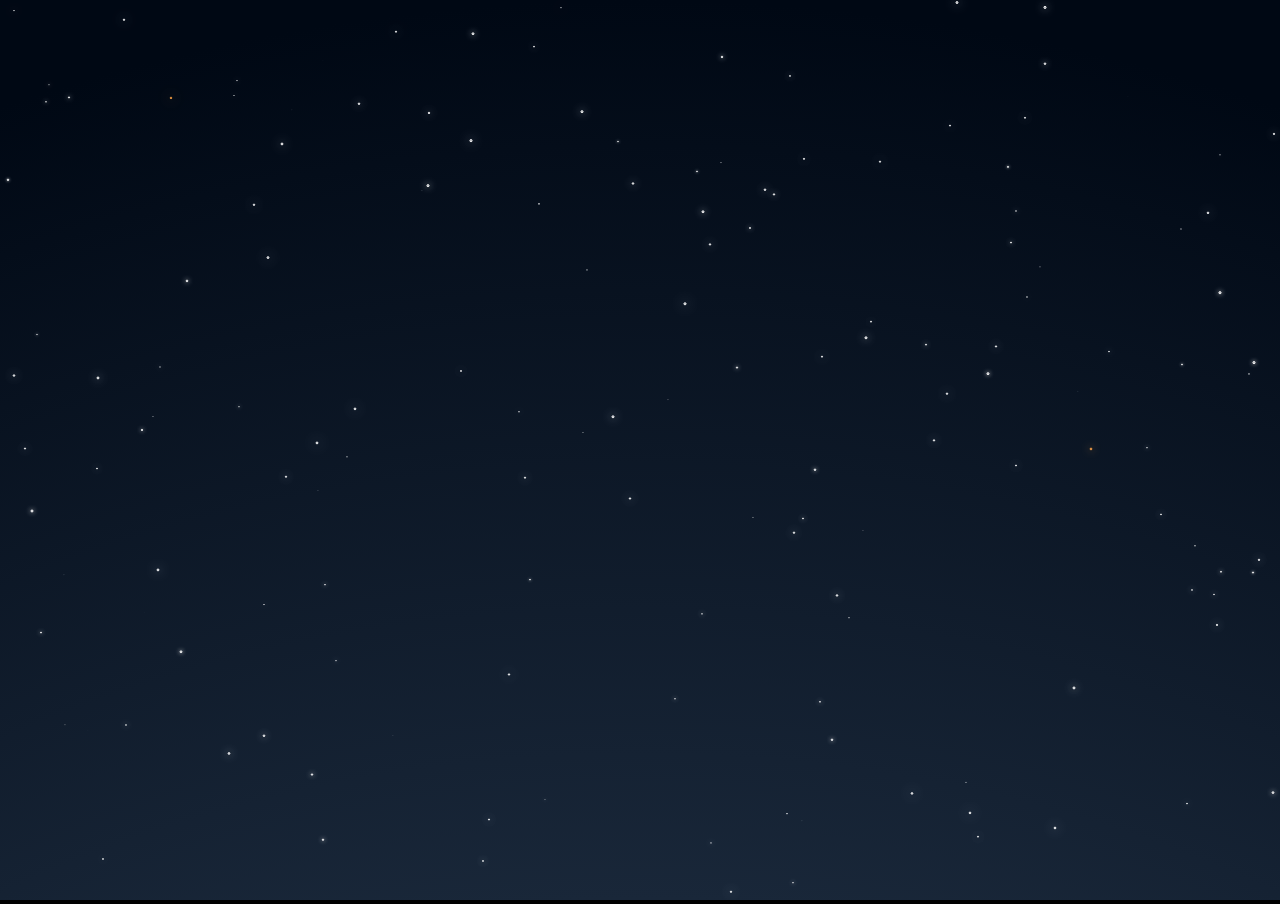
<file: userassets/backgroundlibrary/beautifulstars/index.html>
<!DOCTYPE html>
<html lang="en" >
<head>
  <meta charset="UTF-8">
  <title>CodePen - Beautiful Stars</title>
  <link rel="stylesheet" href="./style.css">

</head>
<body>
<!-- partial:index.partial.html -->
<canvas></canvas>
<!-- partial -->
  <script  src="./script.js"></script>

</body>
</html>
</file>
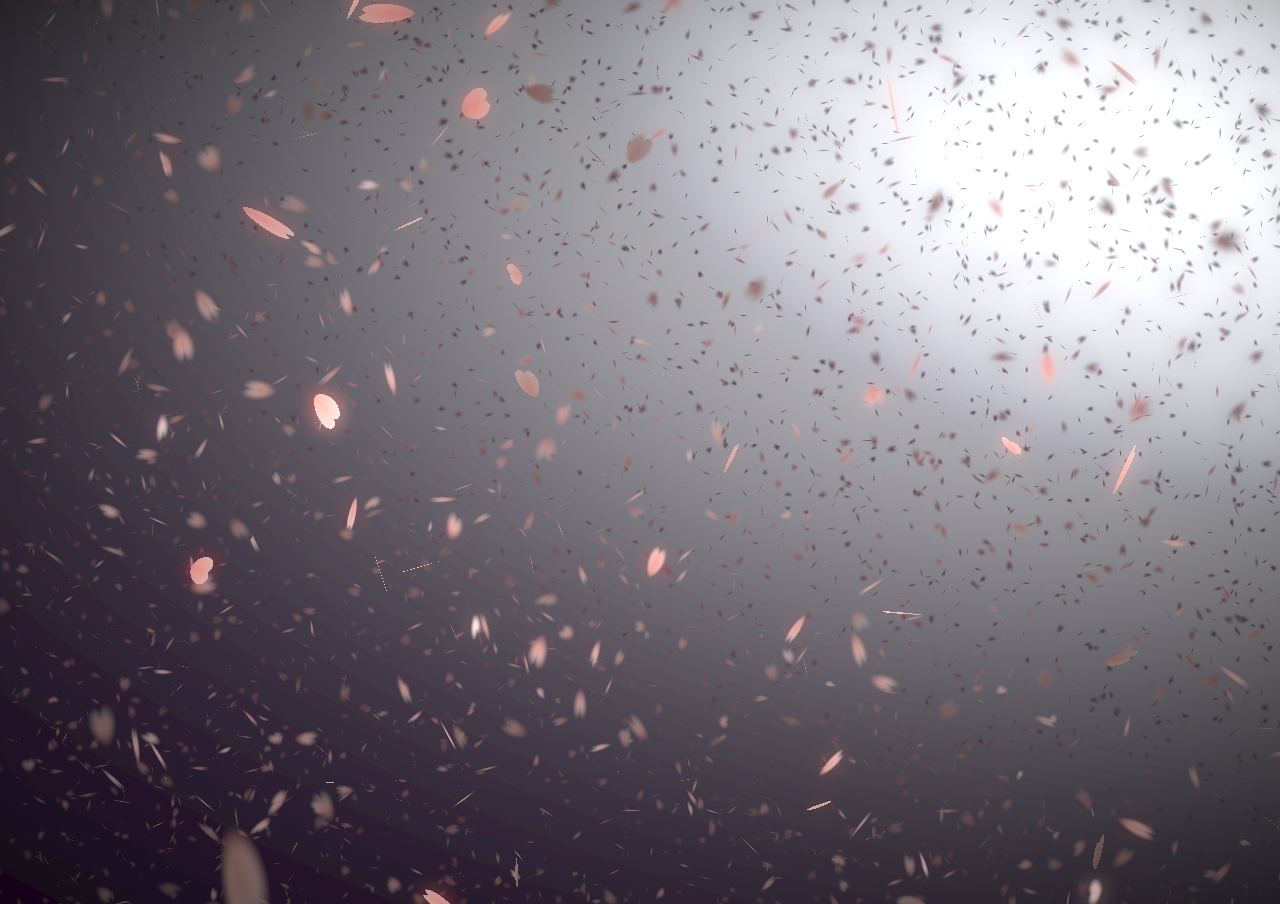
<file: userassets/backgroundlibrary/sm1/index.html>
<!DOCTYPE html>
<html lang="en" >
<head>
  <meta charset="UTF-8">
  <title>CodePen - A Pen by Anand Davaasuren</title>
  <link rel="stylesheet" href="./style.css">

</head>
<body>
<!-- partial:index.partial.html -->
<canvas id="sakura"></canvas>
<div class="btnbg">
</div>

<!-- sakura shader -->
<script id="sakura_point_vsh" type="x-shader/x_vertex">
uniform mat4 uProjection;
uniform mat4 uModelview;
uniform vec3 uResolution;
uniform vec3 uOffset;
uniform vec3 uDOF;  //x:focus distance, y:focus radius, z:max radius
uniform vec3 uFade; //x:start distance, y:half distance, z:near fade start

attribute vec3 aPosition;
attribute vec3 aEuler;
attribute vec2 aMisc; //x:size, y:fade

varying vec3 pposition;
varying float psize;
varying float palpha;
varying float pdist;

//varying mat3 rotMat;
varying vec3 normX;
varying vec3 normY;
varying vec3 normZ;
varying vec3 normal;

varying float diffuse;
varying float specular;
varying float rstop;
varying float distancefade;

void main(void) {
    // Projection is based on vertical angle
    vec4 pos = uModelview * vec4(aPosition + uOffset, 1.0);
    gl_Position = uProjection * pos;
    gl_PointSize = aMisc.x * uProjection[1][1] / -pos.z * uResolution.y * 0.5;
    
    pposition = pos.xyz;
    psize = aMisc.x;
    pdist = length(pos.xyz);
    palpha = smoothstep(0.0, 1.0, (pdist - 0.1) / uFade.z);
    
    vec3 elrsn = sin(aEuler);
    vec3 elrcs = cos(aEuler);
    mat3 rotx = mat3(
        1.0, 0.0, 0.0,
        0.0, elrcs.x, elrsn.x,
        0.0, -elrsn.x, elrcs.x
    );
    mat3 roty = mat3(
        elrcs.y, 0.0, -elrsn.y,
        0.0, 1.0, 0.0,
        elrsn.y, 0.0, elrcs.y
    );
    mat3 rotz = mat3(
        elrcs.z, elrsn.z, 0.0, 
        -elrsn.z, elrcs.z, 0.0,
        0.0, 0.0, 1.0
    );
    mat3 rotmat = rotx * roty * rotz;
    normal = rotmat[2];
    
    mat3 trrotm = mat3(
        rotmat[0][0], rotmat[1][0], rotmat[2][0],
        rotmat[0][1], rotmat[1][1], rotmat[2][1],
        rotmat[0][2], rotmat[1][2], rotmat[2][2]
    );
    normX = trrotm[0];
    normY = trrotm[1];
    normZ = trrotm[2];
    
    const vec3 lit = vec3(0.6917144638660746, 0.6917144638660746, -0.20751433915982237);
    
    float tmpdfs = dot(lit, normal);
    if(tmpdfs < 0.0) {
        normal = -normal;
        tmpdfs = dot(lit, normal);
    }
    diffuse = 0.4 + tmpdfs;
    
    vec3 eyev = normalize(-pos.xyz);
    if(dot(eyev, normal) > 0.0) {
        vec3 hv = normalize(eyev + lit);
        specular = pow(max(dot(hv, normal), 0.0), 20.0);
    }
    else {
        specular = 0.0;
    }
    
    rstop = clamp((abs(pdist - uDOF.x) - uDOF.y) / uDOF.z, 0.0, 1.0);
    rstop = pow(rstop, 0.5);
    //-0.69315 = ln(0.5)
    distancefade = min(1.0, exp((uFade.x - pdist) * 0.69315 / uFade.y));
}
</script>
<script id="sakura_point_fsh" type="x-shader/x_fragment">
#ifdef GL_ES
//precision mediump float;
precision highp float;
#endif

uniform vec3 uDOF;  //x:focus distance, y:focus radius, z:max radius
uniform vec3 uFade; //x:start distance, y:half distance, z:near fade start

const vec3 fadeCol = vec3(0.08, 0.03, 0.06);

varying vec3 pposition;
varying float psize;
varying float palpha;
varying float pdist;

//varying mat3 rotMat;
varying vec3 normX;
varying vec3 normY;
varying vec3 normZ;
varying vec3 normal;

varying float diffuse;
varying float specular;
varying float rstop;
varying float distancefade;

float ellipse(vec2 p, vec2 o, vec2 r) {
    vec2 lp = (p - o) / r;
    return length(lp) - 1.0;
}

void main(void) {
    vec3 p = vec3(gl_PointCoord - vec2(0.5, 0.5), 0.0) * 2.0;
    vec3 d = vec3(0.0, 0.0, -1.0);
    float nd = normZ.z; //dot(-normZ, d);
    if(abs(nd) < 0.0001) discard;
    
    float np = dot(normZ, p);
    vec3 tp = p + d * np / nd;
    vec2 coord = vec2(dot(normX, tp), dot(normY, tp));
    
    //angle = 15 degree
    const float flwrsn = 0.258819045102521;
    const float flwrcs = 0.965925826289068;
    mat2 flwrm = mat2(flwrcs, -flwrsn, flwrsn, flwrcs);
    vec2 flwrp = vec2(abs(coord.x), coord.y) * flwrm;
    
    float r;
    if(flwrp.x < 0.0) {
        r = ellipse(flwrp, vec2(0.065, 0.024) * 0.5, vec2(0.36, 0.96) * 0.5);
    }
    else {
        r = ellipse(flwrp, vec2(0.065, 0.024) * 0.5, vec2(0.58, 0.96) * 0.5);
    }
    
    if(r > rstop) discard;
    
    vec3 col = mix(vec3(1.0, 0.8, 0.75), vec3(1.0, 0.9, 0.87), r);
    float grady = mix(0.0, 1.0, pow(coord.y * 0.5 + 0.5, 0.35));
    col *= vec3(1.0, grady, grady);
    col *= mix(0.8, 1.0, pow(abs(coord.x), 0.3));
    col = col * diffuse + specular;
    
    col = mix(fadeCol, col, distancefade);
    
    float alpha = (rstop > 0.001)? (0.5 - r / (rstop * 2.0)) : 1.0;
    alpha = smoothstep(0.0, 1.0, alpha) * palpha;
    
    gl_FragColor = vec4(col * 0.5, alpha);
}
</script>
<!-- effects -->
<script id="fx_common_vsh" type="x-shader/x_vertex">
uniform vec3 uResolution;
attribute vec2 aPosition;

varying vec2 texCoord;
varying vec2 screenCoord;

void main(void) {
    gl_Position = vec4(aPosition, 0.0, 1.0);
    texCoord = aPosition.xy * 0.5 + vec2(0.5, 0.5);
    screenCoord = aPosition.xy * vec2(uResolution.z, 1.0);
}
</script>
<script id="bg_fsh" type="x-shader/x_fragment">
#ifdef GL_ES
//precision mediump float;
precision highp float;
#endif

uniform vec2 uTimes;

varying vec2 texCoord;
varying vec2 screenCoord;

void main(void) {
    vec3 col;
    float c;
    vec2 tmpv = texCoord * vec2(0.8, 1.0) - vec2(0.95, 1.0);
    c = exp(-pow(length(tmpv) * 1.8, 2.0));
    col = mix(vec3(0.02, 0.0, 0.03), vec3(0.96, 0.98, 1.0) * 1.5, c);
    gl_FragColor = vec4(col * 0.5, 1.0);
}
</script>
<script id="fx_brightbuf_fsh" type="x-shader/x_fragment">
#ifdef GL_ES
//precision mediump float;
precision highp float;
#endif
uniform sampler2D uSrc;
uniform vec2 uDelta;

varying vec2 texCoord;
varying vec2 screenCoord;

void main(void) {
    vec4 col = texture2D(uSrc, texCoord);
    gl_FragColor = vec4(col.rgb * 2.0 - vec3(0.5), 1.0);
}
</script>
<script id="fx_dirblur_r4_fsh" type="x-shader/x_fragment">
#ifdef GL_ES
//precision mediump float;
precision highp float;
#endif
uniform sampler2D uSrc;
uniform vec2 uDelta;
uniform vec4 uBlurDir; //dir(x, y), stride(z, w)

varying vec2 texCoord;
varying vec2 screenCoord;

void main(void) {
    vec4 col = texture2D(uSrc, texCoord);
    col = col + texture2D(uSrc, texCoord + uBlurDir.xy * uDelta);
    col = col + texture2D(uSrc, texCoord - uBlurDir.xy * uDelta);
    col = col + texture2D(uSrc, texCoord + (uBlurDir.xy + uBlurDir.zw) * uDelta);
    col = col + texture2D(uSrc, texCoord - (uBlurDir.xy + uBlurDir.zw) * uDelta);
    gl_FragColor = col / 5.0;
}
</script>
<!-- effect fragment shader template -->
<script id="fx_common_fsh" type="x-shader/x_fragment">
#ifdef GL_ES
//precision mediump float;
precision highp float;
#endif
uniform sampler2D uSrc;
uniform vec2 uDelta;

varying vec2 texCoord;
varying vec2 screenCoord;

void main(void) {
    gl_FragColor = texture2D(uSrc, texCoord);
}
</script>
<!-- post processing -->
<script id="pp_final_vsh" type="x-shader/x_vertex">
uniform vec3 uResolution;
attribute vec2 aPosition;
varying vec2 texCoord;
varying vec2 screenCoord;
void main(void) {
    gl_Position = vec4(aPosition, 0.0, 1.0);
    texCoord = aPosition.xy * 0.5 + vec2(0.5, 0.5);
    screenCoord = aPosition.xy * vec2(uResolution.z, 1.0);
}
</script>
<script id="pp_final_fsh" type="x-shader/x_fragment">
#ifdef GL_ES
//precision mediump float;
precision highp float;
#endif
uniform sampler2D uSrc;
uniform sampler2D uBloom;
uniform vec2 uDelta;
varying vec2 texCoord;
varying vec2 screenCoord;
void main(void) {
    vec4 srccol = texture2D(uSrc, texCoord) * 2.0;
    vec4 bloomcol = texture2D(uBloom, texCoord);
    vec4 col;
    col = srccol + bloomcol * (vec4(1.0) + srccol);
    col *= smoothstep(1.0, 0.0, pow(length((texCoord - vec2(0.5)) * 2.0), 1.2) * 0.5);
    col = pow(col, vec4(0.45454545454545)); //(1.0 / 2.2)
    
    gl_FragColor = vec4(col.rgb, 1.0);
    gl_FragColor.a = 1.0;
}
</script>
<!-- partial -->
  <script  src="./script.js"></script>

</body>
</html>
</file>
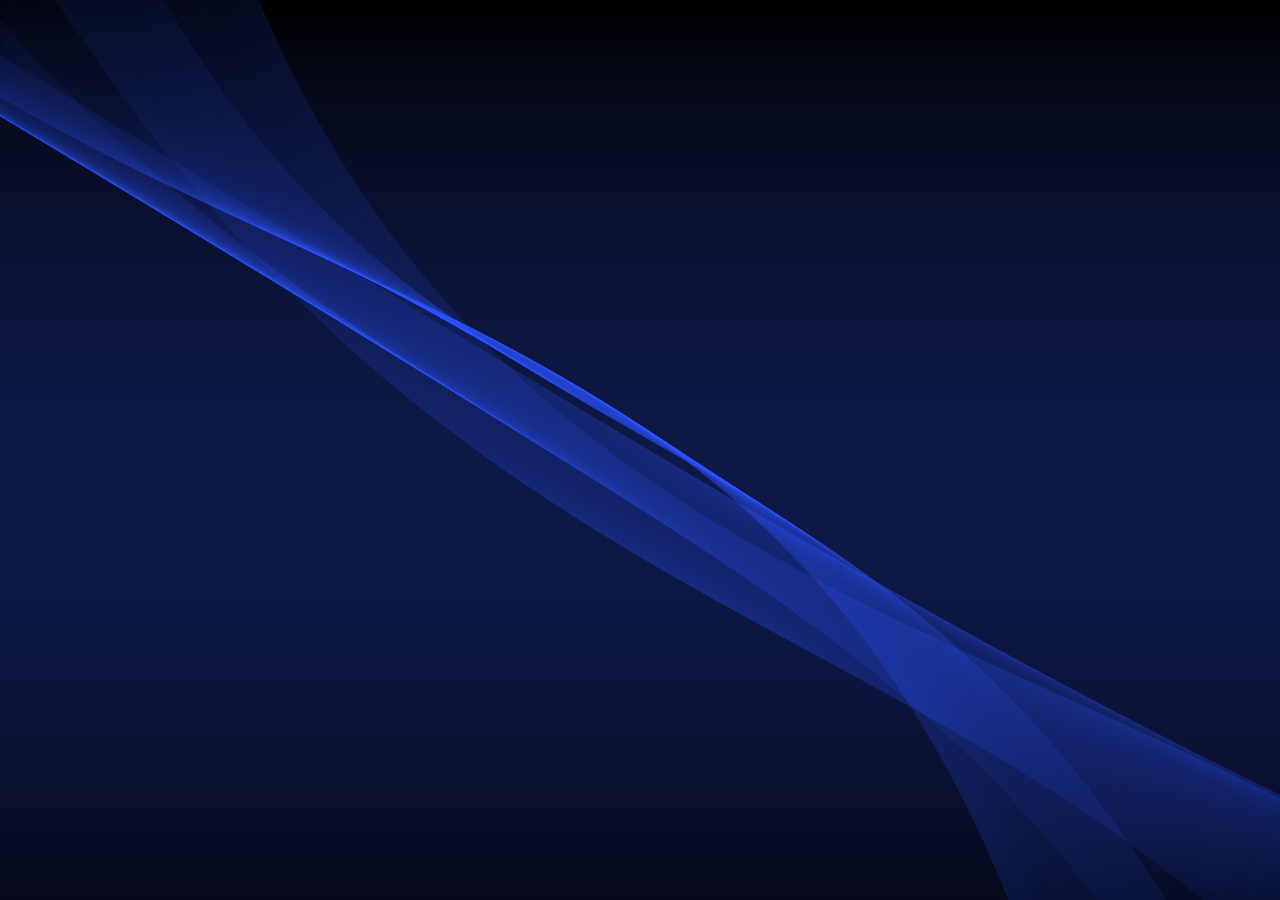
<file: userassets/backgroundlibrary/ribbon/ribbon.html>
<!DOCTYPE html>
<html lang="en" >
<head>
  <meta charset="UTF-8">
  <title>CodePen - Canvas Ribbons</title>
  <link rel="stylesheet" href="css/style.css">

</head>
<body>
<!-- partial:index.partial.html -->
<div id="holder"></div>
<!-- partial -->
<script src="js/script.js"></script>
<!--audio loop autoplay> 
  <source src="ps.ogg"></audio-->
</body>
</html>
</file>
<file: userassets/backgroundlibrary/beautifulstars/style.css>
body{
  margin: 0;
  overflow: hidden; 
  background: black
}
</file>
<file: userassets/backgroundlibrary/sm1/style.css>
body {
    padding:0;
    margin:0;
    overflow:hidden;
	height: 600px;
}
canvas {
    padding:0;
    margin:0;
}
div.btnbg {
    position:fixed;
    left:0;
    top:0;
}
</file>
<file: userassets/backgroundlibrary/ribbon/css/style.css>
* {
  margin: 0;
  padding: 0;
  box-sizing: border-box;
}

body {
  background-color: #000;
  overflow: hidden;
}

#holder {
  position: absolute;
  top: 0;
  left: 0;
  width: 100%;
  height: 100%;
  overflow: hidden;
}
</file>
